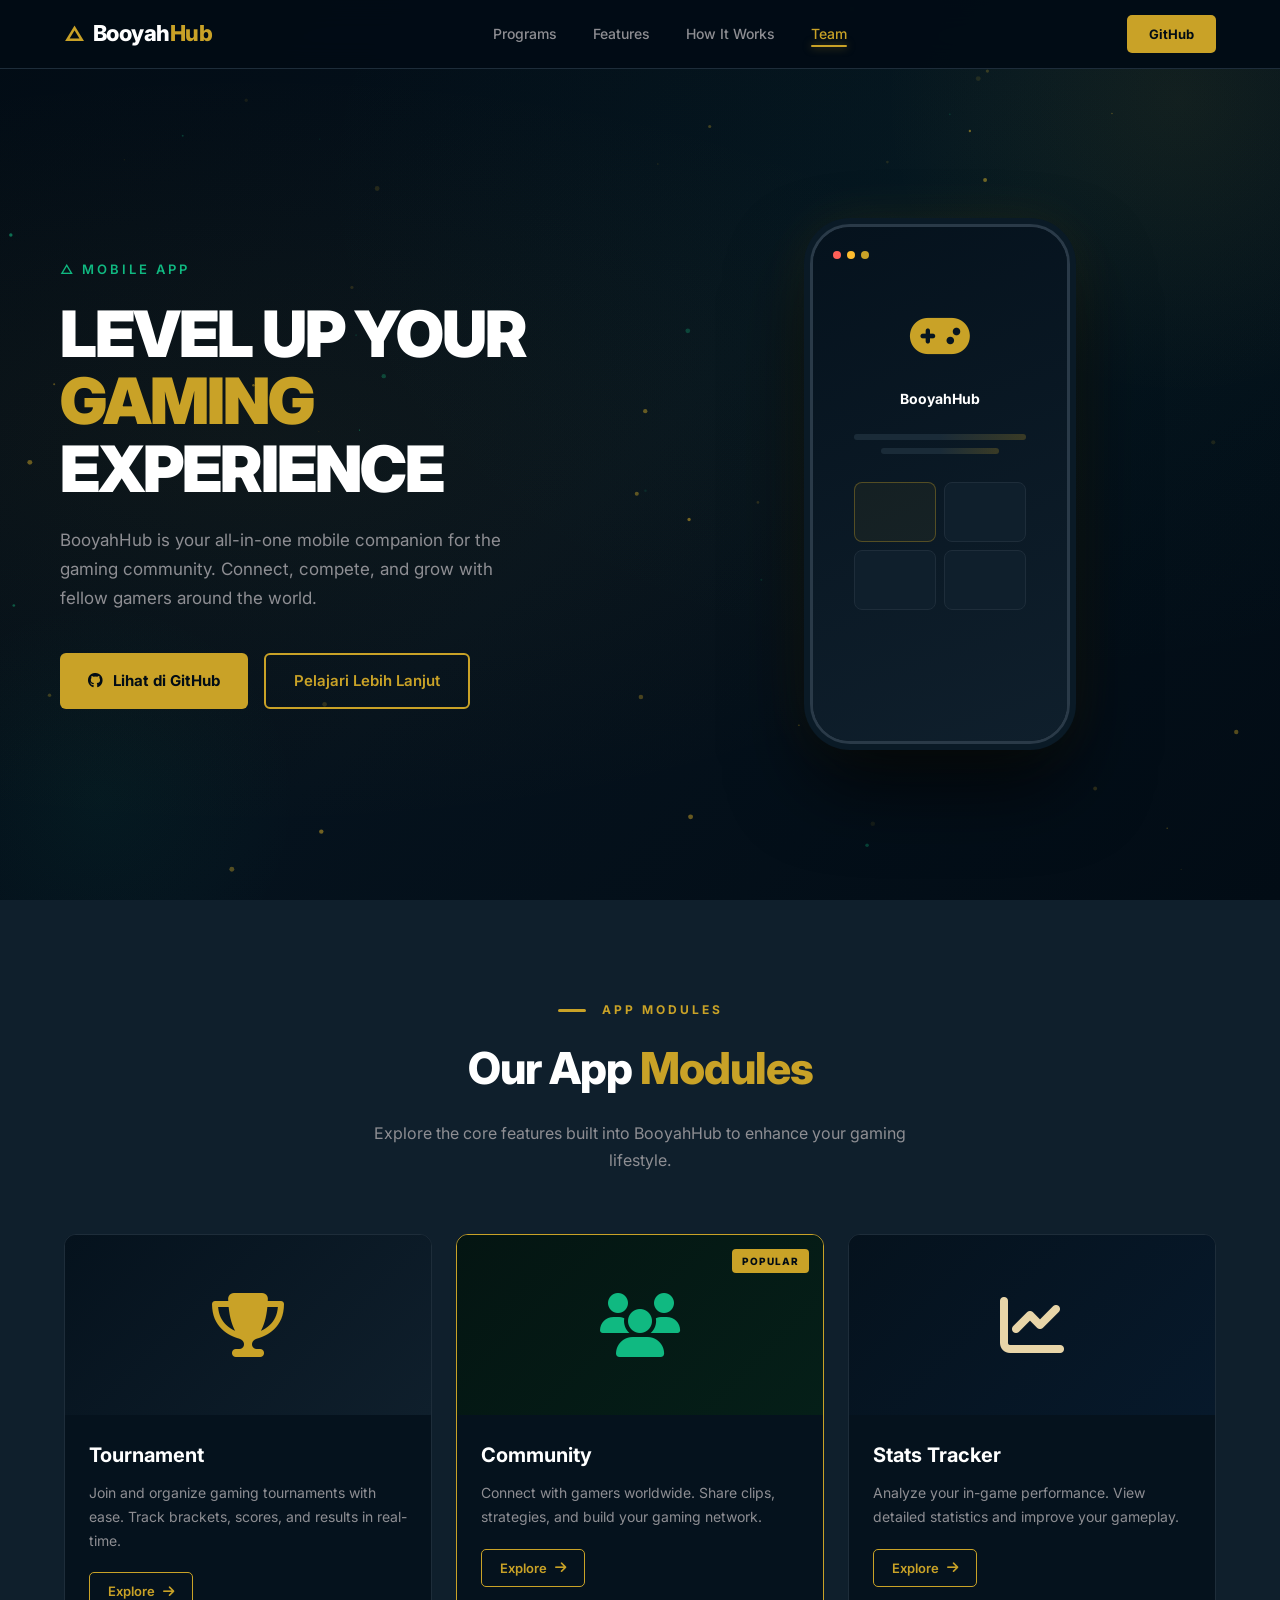
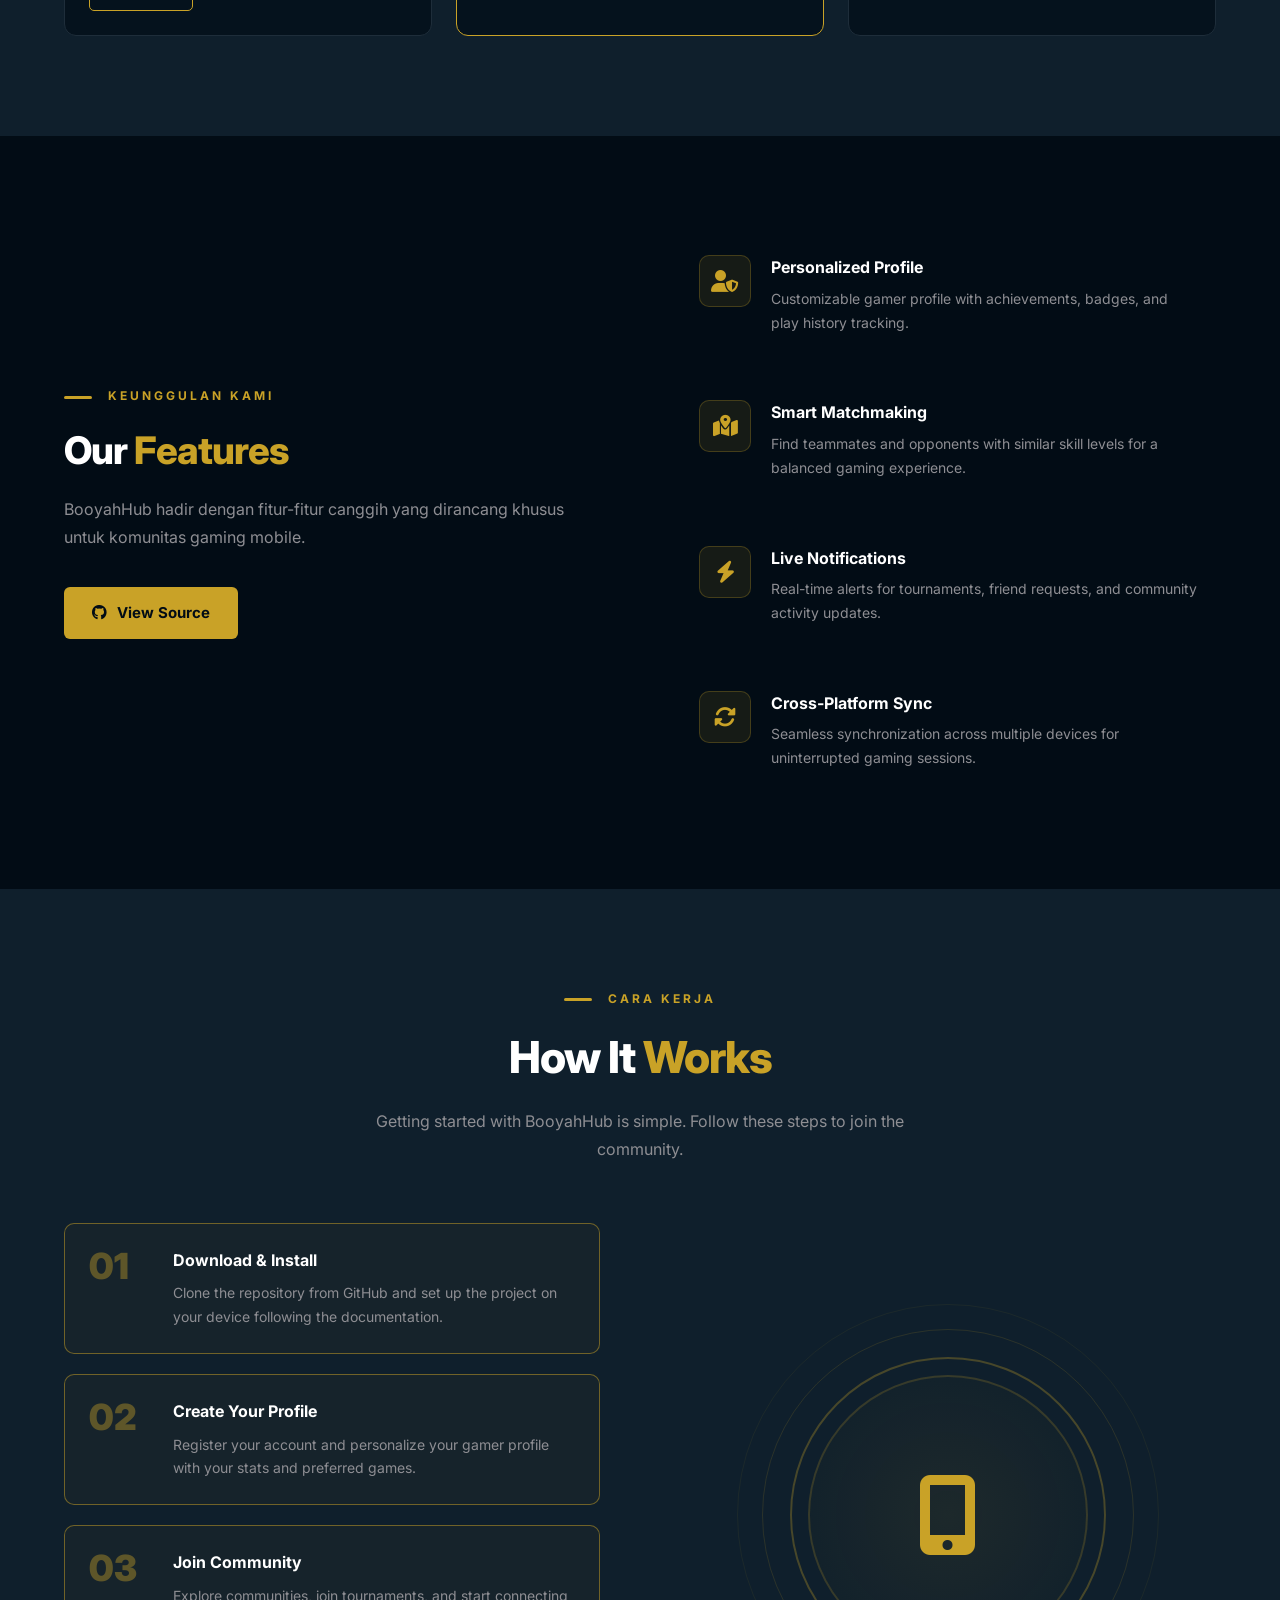
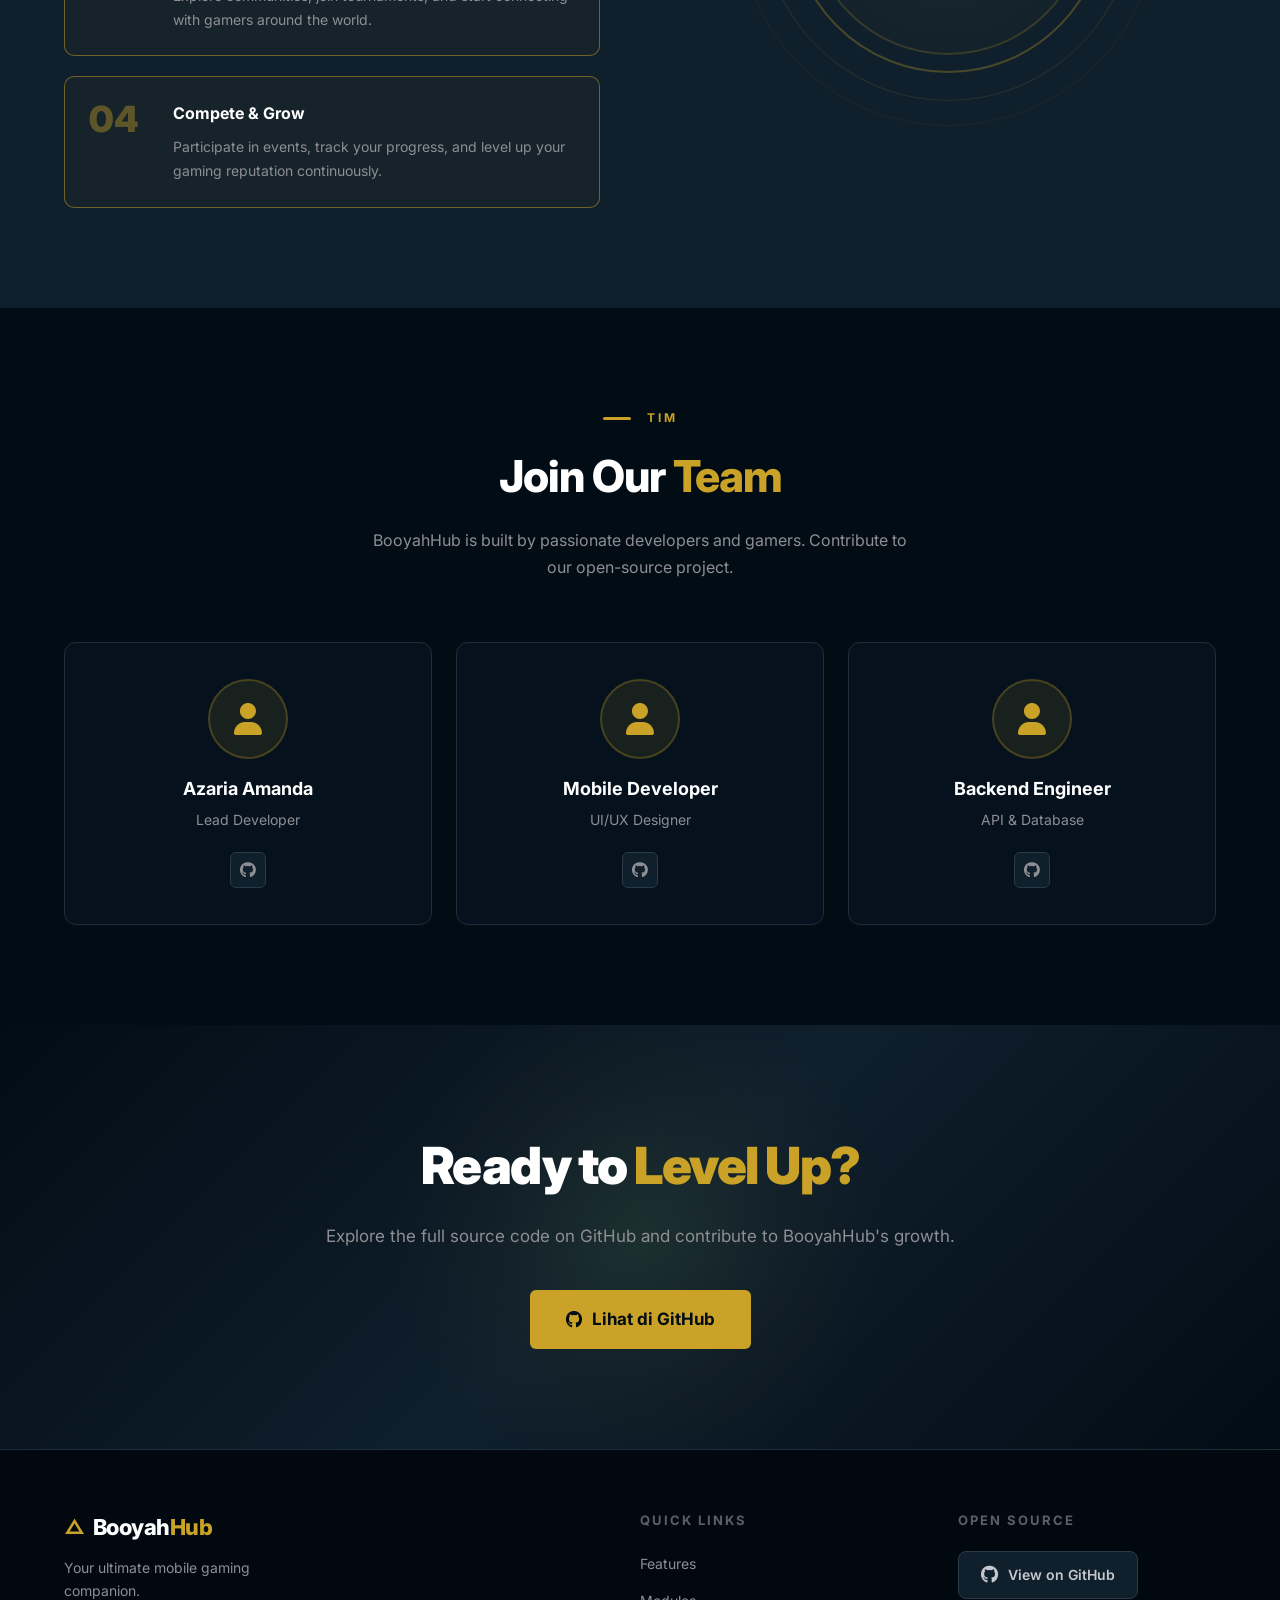
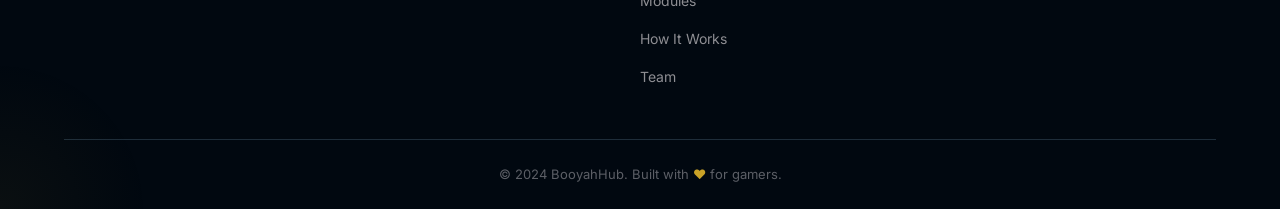
<file: LandingPage/index.html>
<!DOCTYPE html>
<html lang="id">
<head>
  <meta charset="UTF-8" />
  <meta name="viewport" content="width=device-width, initial-scale=1.0" />
  <title>BooyahHub - Your Ultimate Gaming Community</title>
  <link rel="stylesheet" href="style.css" />
  <link href="https://fonts.googleapis.com/css2?family=Inter:wght@400;500;600;700;800;900&display=swap" rel="stylesheet" />
  <link rel="stylesheet" href="https://cdnjs.cloudflare.com/ajax/libs/font-awesome/6.5.0/css/all.min.css" />
</head>
<body>

  <!-- NAVBAR -->
  <nav class="navbar">
    <div class="nav-container">
      <div class="logo">
        <span class="logo-icon">&#9651;</span>
        <span class="logo-text">Booyah<span class="accent">Hub</span></span>
      </div>
      <ul class="nav-links">
        <li><a href="#programs">Programs</a></li>
        <li><a href="#features">Features</a></li>
        <li><a href="#how-it-works">How It Works</a></li>
        <li><a href="#team">Team</a></li>
      </ul>
      <a href="https://github.com/azariaamanda/Mobile_BooyahHub" target="_blank" class="btn-nav">GitHub</a>
    </div>
  </nav>

  <!-- HERO -->
  <section class="hero">
    <div class="hero-overlay"></div>
    <div class="hero-content">
      <p class="hero-tag">&#9651; MOBILE APP</p>
      <h1 class="hero-title">LEVEL UP YOUR<br /><span class="accent">GAMING</span><br />EXPERIENCE</h1>
      <p class="hero-desc">
        BooyahHub is your all-in-one mobile companion for the gaming community.
        Connect, compete, and grow with fellow gamers around the world.
      </p>
      <div class="hero-buttons">
        <a href="https://github.com/azariaamanda/Mobile_BooyahHub" target="_blank" class="btn-primary">
          <i class="fab fa-github"></i> Lihat di GitHub
        </a>
        <a href="#features" class="btn-outline">Pelajari Lebih Lanjut</a>
      </div>
    </div>
    <div class="hero-image">
      <div class="phone-mockup">
        <div class="phone-screen">
          <div class="screen-content">
            <div class="screen-header">
              <span class="screen-dot"></span>
              <span class="screen-dot"></span>
              <span class="screen-dot"></span>
            </div>
            <div class="screen-icon"><i class="fas fa-gamepad"></i></div>
            <p class="screen-label">BooyahHub</p>
            <div class="screen-bar"></div>
            <div class="screen-bar short"></div>
            <div class="screen-grid">
              <div class="screen-card"></div>
              <div class="screen-card"></div>
              <div class="screen-card"></div>
              <div class="screen-card"></div>
            </div>
          </div>
        </div>
      </div>
    </div>
  </section>

  <!-- PROGRAMS -->
  <section class="programs" id="programs">
    <div class="container">
      <div class="section-header reveal">
        <p class="section-tag"><span class="accent-line"></span> APP MODULES</p>
        <h2 class="section-title">Our App <span class="accent">Modules</span></h2>
        <p class="section-desc">Explore the core features built into BooyahHub to enhance your gaming lifestyle.</p>
      </div>
      <div class="programs-grid">
        <div class="program-card reveal stagger-1">
          <div class="program-img gaming-img">
            <i class="fas fa-trophy"></i>
          </div>
          <div class="program-body">
            <h3>Tournament</h3>
            <p>Join and organize gaming tournaments with ease. Track brackets, scores, and results in real-time.</p>
            <a href="#" class="btn-card">Explore <i class="fas fa-arrow-right"></i></a>
          </div>
        </div>
        <div class="program-card featured reveal stagger-2">
          <div class="program-img community-img">
            <i class="fas fa-users"></i>
          </div>
          <div class="program-body">
            <h3>Community</h3>
            <p>Connect with gamers worldwide. Share clips, strategies, and build your gaming network.</p>
            <a href="#" class="btn-card">Explore <i class="fas fa-arrow-right"></i></a>
          </div>
        </div>
        <div class="program-card reveal stagger-3">
          <div class="program-img stats-img">
            <i class="fas fa-chart-line"></i>
          </div>
          <div class="program-body">
            <h3>Stats Tracker</h3>
            <p>Analyze your in-game performance. View detailed statistics and improve your gameplay.</p>
            <a href="#" class="btn-card">Explore <i class="fas fa-arrow-right"></i></a>
          </div>
        </div>
      </div>
    </div>
  </section>

  <!-- FEATURES -->
  <section class="features" id="features">
    <div class="container">
      <div class="features-inner">
        <div class="features-left reveal reveal-left">
          <p class="section-tag"><span class="accent-line"></span> KEUNGGULAN KAMI</p>
          <h2 class="section-title">Our <span class="accent">Features</span></h2>
          <p class="section-desc">
            BooyahHub hadir dengan fitur-fitur canggih yang dirancang khusus untuk komunitas gaming mobile.
          </p>
          <a href="https://github.com/azariaamanda/Mobile_BooyahHub" target="_blank" class="btn-primary">
            <i class="fab fa-github"></i> View Source
          </a>
        </div>
        <div class="features-right">
          <div class="feature-item reveal reveal-right stagger-1">
            <div class="feature-icon"><i class="fas fa-user-shield"></i></div>
            <div class="feature-text">
              <h4>Personalized Profile</h4>
              <p>Customizable gamer profile with achievements, badges, and play history tracking.</p>
            </div>
          </div>
          <div class="feature-item reveal reveal-right stagger-2">
            <div class="feature-icon"><i class="fas fa-map-marked-alt"></i></div>
            <div class="feature-text">
              <h4>Smart Matchmaking</h4>
              <p>Find teammates and opponents with similar skill levels for a balanced gaming experience.</p>
            </div>
          </div>
          <div class="feature-item reveal reveal-right stagger-3">
            <div class="feature-icon"><i class="fas fa-bolt"></i></div>
            <div class="feature-text">
              <h4>Live Notifications</h4>
              <p>Real-time alerts for tournaments, friend requests, and community activity updates.</p>
            </div>
          </div>
          <div class="feature-item reveal reveal-right stagger-4">
            <div class="feature-icon"><i class="fas fa-sync-alt"></i></div>
            <div class="feature-text">
              <h4>Cross-Platform Sync</h4>
              <p>Seamless synchronization across multiple devices for uninterrupted gaming sessions.</p>
            </div>
          </div>
        </div>
      </div>
    </div>
  </section>

  <!-- HOW IT WORKS -->
  <section class="how-it-works" id="how-it-works">
    <div class="container">
      <div class="section-header reveal">
        <p class="section-tag"><span class="accent-line"></span> CARA KERJA</p>
        <h2 class="section-title">How It <span class="accent">Works</span></h2>
        <p class="section-desc">Getting started with BooyahHub is simple. Follow these steps to join the community.</p>
      </div>
      <div class="hiw-wrapper">
        <div class="hiw-steps">
          <div class="hiw-step reveal stagger-1">
            <div class="step-num">01</div>
            <div class="step-content">
              <h4>Download &amp; Install</h4>
              <p>Clone the repository from GitHub and set up the project on your device following the documentation.</p>
            </div>
          </div>
          <div class="hiw-step reveal stagger-2">
            <div class="step-num">02</div>
            <div class="step-content">
              <h4>Create Your Profile</h4>
              <p>Register your account and personalize your gamer profile with your stats and preferred games.</p>
            </div>
          </div>
          <div class="hiw-step reveal stagger-3">
            <div class="step-num">03</div>
            <div class="step-content">
              <h4>Join Community</h4>
              <p>Explore communities, join tournaments, and start connecting with gamers around the world.</p>
            </div>
          </div>
          <div class="hiw-step reveal stagger-4">
            <div class="step-num">04</div>
            <div class="step-content">
              <h4>Compete &amp; Grow</h4>
              <p>Participate in events, track your progress, and level up your gaming reputation continuously.</p>
            </div>
          </div>
        </div>
        <div class="hiw-image reveal reveal-right">
          <div class="hiw-img-box">
            <i class="fas fa-mobile-alt hiw-icon"></i>
            <div class="hiw-pulse"></div>
          </div>
        </div>
      </div>
    </div>
  </section>

  <!-- TEAM -->
  <section class="team" id="team">
    <div class="container">
      <div class="section-header reveal">
        <p class="section-tag"><span class="accent-line"></span> TIM</p>
        <h2 class="section-title">Join Our <span class="accent">Team</span></h2>
        <p class="section-desc">BooyahHub is built by passionate developers and gamers. Contribute to our open-source project.</p>
      </div>
      <div class="team-grid">
        <div class="team-card reveal stagger-1">
          <div class="team-avatar"><i class="fas fa-user"></i></div>
          <h4>Azaria Amanda</h4>
          <p>Lead Developer</p>
          <div class="team-socials">
            <a href="https://github.com/azariaamanda/Mobile_BooyahHub" target="_blank"><i class="fab fa-github"></i></a>
          </div>
        </div>
        <div class="team-card reveal stagger-2">
          <div class="team-avatar"><i class="fas fa-user"></i></div>
          <h4>Mobile Developer</h4>
          <p>UI/UX Designer</p>
          <div class="team-socials">
            <a href="https://github.com/azariaamanda/Mobile_BooyahHub" target="_blank"><i class="fab fa-github"></i></a>
          </div>
        </div>
        <div class="team-card reveal stagger-3">
          <div class="team-avatar"><i class="fas fa-user"></i></div>
          <h4>Backend Engineer</h4>
          <p>API &amp; Database</p>
          <div class="team-socials">
            <a href="https://github.com/azariaamanda/Mobile_BooyahHub" target="_blank"><i class="fab fa-github"></i></a>
          </div>
        </div>
      </div>
    </div>
  </section>

  <!-- CTA -->
  <section class="cta">
    <div class="container">
      <div class="cta-inner reveal">
        <h2>Ready to <span class="accent">Level Up?</span></h2>
        <p>Explore the full source code on GitHub and contribute to BooyahHub's growth.</p>
        <a href="https://github.com/azariaamanda/Mobile_BooyahHub" target="_blank" class="btn-primary large">
          <i class="fab fa-github"></i> Lihat di GitHub
        </a>
      </div>
    </div>
  </section>

  <!-- FOOTER -->
  <footer class="footer">
    <div class="container">
      <div class="footer-inner">
        <div class="footer-brand">
          <div class="logo">
            <span class="logo-icon">&#9651;</span>
            <span class="logo-text">Booyah<span class="accent">Hub</span></span>
          </div>
          <p>Your ultimate mobile gaming companion.</p>
        </div>
        <div class="footer-links">
          <h5>Quick Links</h5>
          <ul>
            <li><a href="#features">Features</a></li>
            <li><a href="#programs">Modules</a></li>
            <li><a href="#how-it-works">How It Works</a></li>
            <li><a href="#team">Team</a></li>
          </ul>
        </div>
        <div class="footer-github">
          <h5>Open Source</h5>
          <a href="https://github.com/azariaamanda/Mobile_BooyahHub" target="_blank" class="github-btn">
            <i class="fab fa-github"></i> View on GitHub
          </a>
        </div>
      </div>
      <div class="footer-bottom">
        <p>&copy; 2024 BooyahHub. Built with <span class="accent">&#9829;</span> for gamers.</p>
      </div>
    </div>
  </footer>

  <script src="animations.js"></script>
</body>
</html>
</file>
<file: LandingPage/style.css>
/* ========== KEYFRAME ANIMATIONS ========== */
@keyframes fadeInUp {
  from { opacity: 0; transform: translateY(40px); }
  to   { opacity: 1; transform: translateY(0); }
}
@keyframes fadeInDown {
  from { opacity: 0; transform: translateY(-30px); }
  to   { opacity: 1; transform: translateY(0); }
}
@keyframes fadeInLeft {
  from { opacity: 0; transform: translateX(-50px); }
  to   { opacity: 1; transform: translateX(0); }
}
@keyframes fadeInRight {
  from { opacity: 0; transform: translateX(50px); }
  to   { opacity: 1; transform: translateX(0); }
}
@keyframes scaleIn {
  from { opacity: 0; transform: scale(0.85); }
  to   { opacity: 1; transform: scale(1); }
}
@keyframes floatPhone {
  0%, 100% { transform: translateY(0px) rotate(-2deg); }
  50%       { transform: translateY(-18px) rotate(-2deg); }
}
@keyframes glowPulse {
  0%, 100% { box-shadow: 0 0 20px rgba(201,162,39,0.18), 0 0 60px rgba(201,162,39,0.08), 0 0 0 6px #05121D, 0 40px 80px rgba(0,0,0,0.7); }
  50%       { box-shadow: 0 0 40px rgba(201,162,39,0.38), 0 0 100px rgba(201,162,39,0.18), 0 0 0 6px #05121D, 0 40px 80px rgba(0,0,0,0.7); }
}
@keyframes accentGlow {
  0%, 100% { text-shadow: 0 0 8px rgba(201,162,39,0.4); }
  50%       { text-shadow: 0 0 24px rgba(201,162,39,0.9), 0 0 48px rgba(201,162,39,0.5); }
}
@keyframes shimmer {
  0%   { background-position: -200% center; }
  100% { background-position: 200% center; }
}
@keyframes scanLine {
  0%   { top: 0%; }
  100% { top: 100%; }
}
@keyframes pulse {
  0%, 100% { transform: scale(1); opacity: 1; }
  50%       { transform: scale(1.08); opacity: 0.4; }
}
@keyframes pulseRing {
  0%   { transform: scale(0.95); opacity: 0.8; }
  100% { transform: scale(1.6); opacity: 0; }
}
@keyframes iconBounce {
  0%, 100% { transform: translateY(0); }
  30%       { transform: translateY(-8px); }
  60%       { transform: translateY(-3px); }
}
@keyframes navSlideDown {
  from { transform: translateY(-100%); opacity: 0; }
  to   { transform: translateY(0);     opacity: 1; }
}
@keyframes rotateSlow {
  from { transform: rotate(0deg); }
  to   { transform: rotate(360deg); }
}
@keyframes lineGrow {
  from { width: 0; }
  to   { width: 28px; }
}

/* ========== SCROLL REVEAL STATES ========== */
.reveal {
  opacity: 0;
  transform: translateY(40px);
  transition: opacity 0.7s ease, transform 0.7s ease;
}
.reveal.reveal-left  { transform: translateX(-50px); }
.reveal.reveal-right { transform: translateX(50px); }
.reveal.reveal-scale { transform: scale(0.85); }
.reveal.visible {
  opacity: 1;
  transform: none;
}
.stagger-1 { transition-delay: 0.1s !important; }
.stagger-2 { transition-delay: 0.2s !important; }
.stagger-3 { transition-delay: 0.3s !important; }
.stagger-4 { transition-delay: 0.4s !important; }

/* ========== RESET & BASE ========== */
*, *::before, *::after {
  margin: 0;
  padding: 0;
  box-sizing: border-box;
}

:root {
  /* App color palette from Mobile_BooyahHub */
  --primary:        #C9A227;
  --primary-hover:  #b08d1e;
  --primary-dark:   #8B6914;
  --primary-light:  #E8D5A8;
  --accent:         #10B981;
  --accent-hover:   #0ea572;
  --bg:             #020C15;
  --bg-card:        #05121D;
  --bg-card2:       #0A1A26;
  --surface:        #0F1F2C;
  --surface2:       #1A2B38;
  --text:           #FFFFFF;
  --text-secondary: #C4C7CB;
  --text-muted:     #8E8E93;
  --text-disabled:  #5C5F66;
  --border:         #2A3A48;
  --border-light:   #1E2D3A;
  --btn-text:       #020C15;
  --error:          #F44336;
  --success:        #10B981;
}

html { scroll-behavior: smooth; }

body {
  font-family: 'Inter', sans-serif;
  background: var(--bg);
  color: var(--text);
  line-height: 1.6;
  overflow-x: hidden;
}

a { text-decoration: none; color: inherit; }

.container {
  max-width: 1200px;
  margin: 0 auto;
  padding: 0 24px;
}

/* ========== ACCENT ========== */
.accent { color: var(--primary); }

.accent-line {
  display: inline-block;
  width: 0;
  height: 3px;
  background: var(--primary);
  border-radius: 2px;
  vertical-align: middle;
  margin-right: 10px;
}
.visible .accent-line,
.accent-line.visible {
  animation: lineGrow 0.5s 0.2s ease forwards;
}

/* ========== BUTTONS ========== */
.btn-primary {
  display: inline-flex;
  align-items: center;
  gap: 10px;
  background: var(--primary);
  color: var(--btn-text);
  font-weight: 700;
  font-size: 15px;
  padding: 14px 28px;
  border-radius: 6px;
  transition: background 0.25s, transform 0.25s, box-shadow 0.25s;
  position: relative;
  overflow: hidden;
}
.btn-primary::after {
  content: '';
  position: absolute;
  top: 0; left: -100%;
  width: 60%;
  height: 100%;
  background: linear-gradient(90deg, transparent, rgba(255,255,255,0.25), transparent);
  transition: left 0.5s;
}
.btn-primary:hover::after { left: 140%; }
.btn-primary:hover {
  background: var(--primary-hover);
  transform: translateY(-3px);
  box-shadow: 0 10px 30px rgba(201,162,39,0.35);
}
.btn-primary.large {
  font-size: 17px;
  padding: 16px 36px;
}

.btn-outline {
  display: inline-flex;
  align-items: center;
  gap: 8px;
  border: 2px solid var(--primary);
  color: var(--primary);
  font-weight: 600;
  font-size: 15px;
  padding: 14px 28px;
  border-radius: 6px;
  transition: background 0.2s, color 0.2s;
}
.btn-outline:hover {
  background: var(--primary);
  color: var(--btn-text);
}

/* ========== NAVBAR ========== */
.navbar {
  position: fixed;
  top: 0; left: 0; right: 0;
  z-index: 1000;
  background: rgba(2, 12, 21, 0.96);
  backdrop-filter: blur(14px);
  border-bottom: 1px solid var(--border-light);
  animation: navSlideDown 0.6s ease both;
}

.nav-container {
  max-width: 1200px;
  margin: 0 auto;
  padding: 0 24px;
  height: 68px;
  display: flex;
  align-items: center;
  justify-content: space-between;
}

.logo {
  display: flex;
  align-items: center;
  gap: 8px;
  font-size: 22px;
  font-weight: 800;
  letter-spacing: -0.5px;
  animation: fadeInLeft 0.7s 0.2s ease both;
}
.logo-icon {
  color: var(--primary);
  font-size: 20px;
  animation: rotateSlow 6s linear infinite;
  display: inline-block;
}

.nav-links {
  display: flex;
  gap: 36px;
  list-style: none;
  position: relative;
}
.nav-links a {
  font-size: 14px;
  font-weight: 500;
  color: var(--text-muted);
  transition: color 0.2s;
}
.nav-links a:hover,
.nav-links a.active {
  color: var(--primary);
}

/* Sliding indicator — injected by JS */
.nav-indicator {
  position: absolute;
  bottom: 0;
  height: 2px;
  background: var(--primary);
  border-radius: 2px;
  transition: left 0.35s cubic-bezier(0.4, 0, 0.2, 1),
              width 0.35s cubic-bezier(0.4, 0, 0.2, 1),
              opacity 0.2s;
  pointer-events: none;
  box-shadow: 0 0 8px rgba(201,162,39,0.6);
}

.btn-nav {
  background: var(--primary);
  color: var(--btn-text);
  font-weight: 700;
  font-size: 13px;
  padding: 9px 22px;
  border-radius: 5px;
  transition: background 0.2s, box-shadow 0.2s;
}
.btn-nav:hover {
  background: var(--primary-hover);
  box-shadow: 0 4px 16px rgba(201,162,39,0.3);
}

/* ========== HERO ========== */
.hero {
  min-height: 100vh;
  display: flex;
  align-items: center;
  position: relative;
  overflow: hidden;
  padding-top: 68px;
  background: linear-gradient(135deg, #020C15 0%, #05121D 50%, #020C15 100%);
}

.hero::before {
  content: '';
  position: absolute;
  top: -200px; right: -200px;
  width: 600px; height: 600px;
  background: radial-gradient(circle, rgba(201,162,39,0.07) 0%, transparent 70%);
  pointer-events: none;
}
.hero::after {
  content: '';
  position: absolute;
  bottom: -100px; left: -100px;
  width: 400px; height: 400px;
  background: radial-gradient(circle, rgba(16,185,129,0.05) 0%, transparent 70%);
  pointer-events: none;
}

.hero-overlay {
  position: absolute;
  inset: 0;
  background:
    radial-gradient(ellipse at 20% 50%, rgba(201,162,39,0.05) 0%, transparent 60%),
    radial-gradient(ellipse at 80% 20%, rgba(16,185,129,0.04) 0%, transparent 50%);
  pointer-events: none;
}

.hero-content {
  flex: 1;
  padding: 80px 60px 80px 60px;
  max-width: 600px;
  position: relative;
  z-index: 1;
}

.hero-tag {
  font-size: 13px;
  font-weight: 600;
  letter-spacing: 3px;
  color: var(--accent);
  margin-bottom: 20px;
  animation: fadeInUp 0.6s 0.3s ease both;
}

.hero-title {
  font-size: clamp(44px, 5vw, 68px);
  font-weight: 900;
  line-height: 1.05;
  letter-spacing: -2px;
  color: var(--text);
  margin-bottom: 24px;
  animation: fadeInUp 0.7s 0.5s ease both;
}
.hero-title .accent {
  animation: accentGlow 3s ease-in-out infinite;
}

.hero-desc {
  font-size: 17px;
  color: var(--text-muted);
  max-width: 480px;
  margin-bottom: 40px;
  line-height: 1.7;
  animation: fadeInUp 0.7s 0.7s ease both;
}

.hero-buttons {
  display: flex;
  gap: 16px;
  flex-wrap: wrap;
  animation: fadeInUp 0.7s 0.9s ease both;
}

.hero-image {
  flex: 1;
  display: flex;
  justify-content: center;
  align-items: center;
  padding: 60px;
  position: relative;
  z-index: 1;
}

/* Phone Mockup */
.phone-mockup {
  width: 260px;
  height: 520px;
  background: var(--bg-card);
  border-radius: 40px;
  border: 3px solid var(--border);
  box-shadow:
    0 0 0 6px var(--bg-card2),
    0 40px 80px rgba(0,0,0,0.7),
    0 0 60px rgba(201,162,39,0.12);
  overflow: hidden;
  position: relative;
  animation: floatPhone 4s ease-in-out infinite, scaleIn 0.8s 0.4s ease both, glowPulse 4s 1s ease-in-out infinite;
}
.phone-mockup::after {
  content: '';
  position: absolute;
  left: 0; right: 0;
  height: 3px;
  background: linear-gradient(90deg, transparent, rgba(201,162,39,0.7), transparent);
  animation: scanLine 3s linear infinite;
  pointer-events: none;
  z-index: 10;
}

.phone-screen {
  width: 100%;
  height: 100%;
  background: linear-gradient(160deg, var(--bg-card) 0%, var(--surface) 100%);
  padding: 24px 20px 20px;
}

.screen-content {
  height: 100%;
  display: flex;
  flex-direction: column;
  align-items: center;
}

.screen-header {
  display: flex;
  gap: 6px;
  align-self: flex-start;
  margin-bottom: 40px;
}
.screen-dot {
  width: 8px; height: 8px;
  border-radius: 50%;
  background: var(--border);
}
.screen-dot:first-child  { background: #ff5f57; }
.screen-dot:nth-child(2) { background: #febc2e; }
.screen-dot:nth-child(3) { background: var(--primary); }

.screen-icon {
  font-size: 48px;
  color: var(--primary);
  margin-bottom: 12px;
  animation: iconBounce 2.5s ease-in-out infinite;
}
.screen-label {
  font-size: 14px;
  font-weight: 700;
  color: var(--text);
  margin-bottom: 24px;
}
.screen-bar {
  width: 80%;
  height: 6px;
  background: linear-gradient(90deg, var(--surface2) 25%, rgba(201,162,39,0.25) 50%, var(--surface2) 75%);
  background-size: 200% auto;
  border-radius: 3px;
  margin-bottom: 8px;
  animation: shimmer 2.5s linear infinite;
}
.screen-bar.short {
  width: 55%;
  animation-delay: 0.5s;
}

.screen-grid {
  display: grid;
  grid-template-columns: 1fr 1fr;
  gap: 8px;
  width: 80%;
  margin-top: 20px;
}
.screen-card {
  height: 60px;
  background: var(--surface);
  border-radius: 8px;
  border: 1px solid var(--border-light);
}
.screen-card:first-child {
  border-color: rgba(201,162,39,0.35);
  background: rgba(201,162,39,0.06);
}

/* ========== SECTION HEADER ========== */
.section-header {
  text-align: center;
  margin-bottom: 60px;
}
.section-tag {
  font-size: 12px;
  font-weight: 700;
  letter-spacing: 3px;
  color: var(--primary);
  margin-bottom: 14px;
}
.section-title {
  font-size: clamp(30px, 4vw, 44px);
  font-weight: 800;
  letter-spacing: -1px;
  margin-bottom: 16px;
}
.section-desc {
  color: var(--text-muted);
  font-size: 16px;
  max-width: 560px;
  margin: 0 auto;
  line-height: 1.7;
}

/* ========== PROGRAMS ========== */
.programs {
  padding: 100px 0;
  background: var(--surface);
}

.programs-grid {
  display: grid;
  grid-template-columns: repeat(3, 1fr);
  gap: 24px;
}

.program-card {
  background: var(--bg-card);
  border-radius: 12px;
  overflow: hidden;
  border: 1px solid var(--border-light);
  transition: transform 0.3s, border-color 0.3s, box-shadow 0.3s;
}
.program-card:hover {
  transform: translateY(-6px);
  border-color: rgba(201,162,39,0.4);
  box-shadow: 0 16px 40px rgba(0,0,0,0.4), 0 0 20px rgba(201,162,39,0.08);
}
.program-card.featured {
  border-color: var(--primary);
  position: relative;
}
.program-card.featured::before {
  content: 'POPULAR';
  position: absolute;
  top: 14px; right: 14px;
  background: var(--primary);
  color: var(--btn-text);
  font-size: 10px;
  font-weight: 800;
  padding: 4px 10px;
  border-radius: 4px;
  letter-spacing: 1px;
  z-index: 1;
}

.program-img {
  height: 180px;
  display: flex;
  align-items: center;
  justify-content: center;
  font-size: 64px;
  transition: transform 0.3s;
}
.program-card:hover .program-img { transform: scale(1.05); }
.program-card:hover .program-img i { animation: iconBounce 0.6s ease; }

.gaming-img    { background: linear-gradient(135deg, #05121D 0%, #0F1F2C 100%); color: var(--primary); }
.community-img { background: linear-gradient(135deg, #041512 0%, #051F18 100%); color: var(--accent); }
.stats-img     { background: linear-gradient(135deg, #05121D 0%, #07192B 100%); color: var(--primary-light); }

.program-body { padding: 24px; }
.program-body h3 {
  font-size: 20px;
  font-weight: 700;
  margin-bottom: 10px;
  color: var(--text);
}
.program-body p {
  color: var(--text-muted);
  font-size: 14px;
  line-height: 1.7;
  margin-bottom: 20px;
}

.btn-card {
  display: inline-flex;
  align-items: center;
  gap: 8px;
  font-size: 13px;
  font-weight: 600;
  color: var(--primary);
  border: 1px solid var(--primary);
  padding: 8px 18px;
  border-radius: 5px;
  transition: background 0.2s, color 0.2s;
}
.btn-card:hover {
  background: var(--primary);
  color: var(--btn-text);
}

/* ========== FEATURES ========== */
.features {
  padding: 100px 0;
  background: var(--bg);
}

.features-inner {
  display: grid;
  grid-template-columns: 1fr 1fr;
  gap: 80px;
  align-items: center;
}

.features-left .section-tag  { text-align: left; }
.features-left .section-title { text-align: left; font-size: 38px; margin-bottom: 16px; }
.features-left .section-desc  { text-align: left; max-width: 100%; margin: 0 0 36px; }

.features-right {
  display: flex;
  flex-direction: column;
  gap: 28px;
}

.feature-item {
  display: flex;
  gap: 20px;
  align-items: flex-start;
  padding: 18px;
  border-radius: 10px;
  border: 1px solid transparent;
  transition: border-color 0.3s, background 0.3s;
}
.feature-item:hover {
  border-color: var(--border);
  background: var(--bg-card);
}

.feature-icon {
  width: 52px; height: 52px; min-width: 52px;
  background: rgba(201,162,39,0.1);
  border: 1px solid rgba(201,162,39,0.25);
  border-radius: 10px;
  display: flex;
  align-items: center;
  justify-content: center;
  font-size: 22px;
  color: var(--primary);
  transition: background 0.3s, transform 0.3s, box-shadow 0.3s;
}
.feature-item:hover .feature-icon {
  background: rgba(201,162,39,0.2);
  transform: scale(1.15) rotate(-5deg);
  box-shadow: 0 0 20px rgba(201,162,39,0.3);
}

.feature-text h4 {
  font-size: 16px;
  font-weight: 700;
  margin-bottom: 6px;
  color: var(--text);
}
.feature-text p {
  color: var(--text-muted);
  font-size: 14px;
  line-height: 1.7;
}

/* ========== HOW IT WORKS ========== */
.how-it-works {
  padding: 100px 0;
  background: var(--surface);
}

.hiw-wrapper {
  display: grid;
  grid-template-columns: 1fr 1fr;
  gap: 80px;
  align-items: center;
}

.hiw-steps {
  display: flex;
  flex-direction: column;
  gap: 20px;
}

.hiw-step {
  display: flex;
  gap: 24px;
  align-items: flex-start;
  padding: 24px;
  background: var(--bg-card);
  border-radius: 10px;
  border: 1px solid var(--border-light);
  transition: border-color 0.3s, background 0.3s, box-shadow 0.3s;
}
.hiw-step:hover {
  border-color: rgba(201,162,39,0.4);
  background: rgba(201,162,39,0.03);
  box-shadow: 0 8px 24px rgba(0,0,0,0.3);
}

.step-num {
  font-size: 36px;
  font-weight: 900;
  color: var(--primary);
  line-height: 1;
  min-width: 60px;
  opacity: 0.4;
}
.hiw-step:hover .step-num { opacity: 0.9; }

.step-content h4 {
  font-size: 16px;
  font-weight: 700;
  margin-bottom: 8px;
  color: var(--text);
}
.step-content p {
  color: var(--text-muted);
  font-size: 14px;
  line-height: 1.7;
}

.hiw-image {
  display: flex;
  justify-content: center;
  align-items: center;
}

.hiw-img-box {
  width: 280px; height: 280px;
  background: radial-gradient(circle, rgba(201,162,39,0.08) 0%, rgba(201,162,39,0.03) 60%, transparent 100%);
  border-radius: 50%;
  border: 2px solid rgba(201,162,39,0.2);
  display: flex;
  align-items: center;
  justify-content: center;
  position: relative;
}

.hiw-icon {
  font-size: 80px;
  color: var(--primary);
  animation: iconBounce 3s ease-in-out infinite;
}

.hiw-pulse {
  position: absolute;
  inset: -20px;
  border-radius: 50%;
  border: 2px solid rgba(201,162,39,0.3);
  animation: pulseRing 2.5s ease-out infinite;
}
.hiw-pulse::before {
  content: '';
  position: absolute;
  inset: -30px;
  border-radius: 50%;
  border: 1px solid rgba(201,162,39,0.15);
  animation: pulseRing 2.5s 0.8s ease-out infinite;
}
.hiw-pulse::after {
  content: '';
  position: absolute;
  inset: -55px;
  border-radius: 50%;
  border: 1px solid rgba(201,162,39,0.07);
  animation: pulseRing 2.5s 1.6s ease-out infinite;
}

/* ========== TEAM ========== */
.team {
  padding: 100px 0;
  background: var(--bg);
}

.team-grid {
  display: grid;
  grid-template-columns: repeat(3, 1fr);
  gap: 24px;
}

.team-card {
  background: var(--bg-card);
  border: 1px solid var(--border-light);
  border-radius: 12px;
  padding: 36px 24px;
  text-align: center;
  transition: transform 0.3s, border-color 0.3s, box-shadow 0.3s;
}
.team-card:hover {
  transform: translateY(-6px);
  border-color: rgba(201,162,39,0.4);
  box-shadow: 0 16px 40px rgba(0,0,0,0.4), 0 0 20px rgba(201,162,39,0.08);
}

.team-avatar {
  width: 80px; height: 80px;
  background: rgba(201,162,39,0.1);
  border: 2px solid rgba(201,162,39,0.25);
  border-radius: 50%;
  display: flex;
  align-items: center;
  justify-content: center;
  font-size: 32px;
  color: var(--primary);
  margin: 0 auto 16px;
  transition: background 0.3s, box-shadow 0.3s;
}
.team-card:hover .team-avatar {
  background: rgba(201,162,39,0.18);
  box-shadow: 0 0 20px rgba(201,162,39,0.25);
}

.team-card h4 {
  font-size: 18px;
  font-weight: 700;
  margin-bottom: 6px;
  color: var(--text);
}
.team-card p {
  color: var(--text-muted);
  font-size: 14px;
  margin-bottom: 20px;
}

.team-socials a {
  width: 36px; height: 36px;
  background: var(--surface);
  border: 1px solid var(--border);
  border-radius: 6px;
  display: inline-flex;
  align-items: center;
  justify-content: center;
  color: var(--text-muted);
  font-size: 16px;
  transition: background 0.2s, color 0.2s, border-color 0.2s;
}
.team-socials a:hover {
  background: var(--primary);
  color: var(--btn-text);
  border-color: var(--primary);
}

/* ========== CTA ========== */
.cta {
  padding: 100px 0;
  background: linear-gradient(135deg, var(--bg) 0%, var(--surface) 50%, var(--bg) 100%);
  position: relative;
  overflow: hidden;
}
.cta::before {
  content: '';
  position: absolute;
  top: 50%; left: 50%;
  transform: translate(-50%, -50%);
  width: 500px; height: 500px;
  background: radial-gradient(circle, rgba(201,162,39,0.07) 0%, transparent 70%);
  pointer-events: none;
}
.cta::after {
  content: '';
  position: absolute;
  top: 50%; left: 50%;
  transform: translate(-50%, -50%);
  width: 300px; height: 300px;
  background: radial-gradient(circle, rgba(16,185,129,0.05) 0%, transparent 70%);
  pointer-events: none;
}

.cta-inner {
  text-align: center;
  position: relative;
  z-index: 1;
}
.cta-inner h2 {
  font-size: clamp(32px, 4vw, 52px);
  font-weight: 900;
  letter-spacing: -1.5px;
  margin-bottom: 16px;
}
.cta-inner p {
  color: var(--text-muted);
  font-size: 17px;
  margin-bottom: 40px;
}

/* ========== FOOTER ========== */
.footer {
  background: #010810;
  border-top: 1px solid var(--border-light);
  padding: 60px 0 0;
}

.footer-inner {
  display: grid;
  grid-template-columns: 2fr 1fr 1fr;
  gap: 60px;
  padding-bottom: 50px;
  border-bottom: 1px solid var(--border-light);
}

.footer-brand p {
  color: var(--text-muted);
  font-size: 14px;
  margin-top: 12px;
  max-width: 260px;
}

.footer-links h5,
.footer-github h5 {
  font-size: 13px;
  font-weight: 700;
  letter-spacing: 2px;
  color: var(--text-disabled);
  margin-bottom: 20px;
  text-transform: uppercase;
}

.footer-links ul {
  list-style: none;
  display: flex;
  flex-direction: column;
  gap: 12px;
}
.footer-links ul a {
  color: var(--text-muted);
  font-size: 14px;
  transition: color 0.2s;
}
.footer-links ul a:hover { color: var(--primary); }

.github-btn {
  display: inline-flex;
  align-items: center;
  gap: 10px;
  background: var(--surface);
  border: 1px solid var(--border);
  color: var(--text-secondary);
  font-size: 14px;
  font-weight: 600;
  padding: 12px 22px;
  border-radius: 8px;
  transition: border-color 0.2s, color 0.2s, background 0.2s, box-shadow 0.2s;
}
.github-btn:hover {
  border-color: var(--primary);
  color: var(--primary);
  background: rgba(201,162,39,0.06);
  box-shadow: 0 4px 16px rgba(201,162,39,0.15);
}
.github-btn i { font-size: 18px; }

.footer-bottom {
  padding: 24px 0;
  text-align: center;
  color: var(--text-disabled);
  font-size: 13px;
}

/* ========== RESPONSIVE ========== */
@media (max-width: 1024px) {
  .hero { flex-direction: column; padding-top: 100px; }
  .hero-content { padding: 60px 40px 40px; max-width: 100%; text-align: center; }
  .hero-buttons { justify-content: center; }
  .hero-image { padding: 40px; }

  .programs-grid { grid-template-columns: 1fr 1fr; }
  .features-inner { grid-template-columns: 1fr; gap: 50px; }
  .features-left .section-title { text-align: center; }
  .features-left .section-tag   { text-align: center; }
  .features-left .section-desc  { text-align: center; margin: 0 auto 36px; max-width: 560px; }
  .features-left .btn-primary   { display: flex; justify-content: center; }

  .hiw-wrapper { grid-template-columns: 1fr; gap: 50px; }
  .hiw-image { display: none; }

  .footer-inner { grid-template-columns: 1fr 1fr; }
}

@media (max-width: 768px) {
  .nav-links { display: none; }
  .btn-nav   { display: none; }
  .programs-grid { grid-template-columns: 1fr; }
  .team-grid { grid-template-columns: 1fr 1fr; }
  .footer-inner { grid-template-columns: 1fr; gap: 40px; }
}

@media (max-width: 520px) {
  .team-grid { grid-template-columns: 1fr; }
  .hero-content { padding: 40px 24px 30px; }
  .hero-title { font-size: 40px; }
}
</file>
